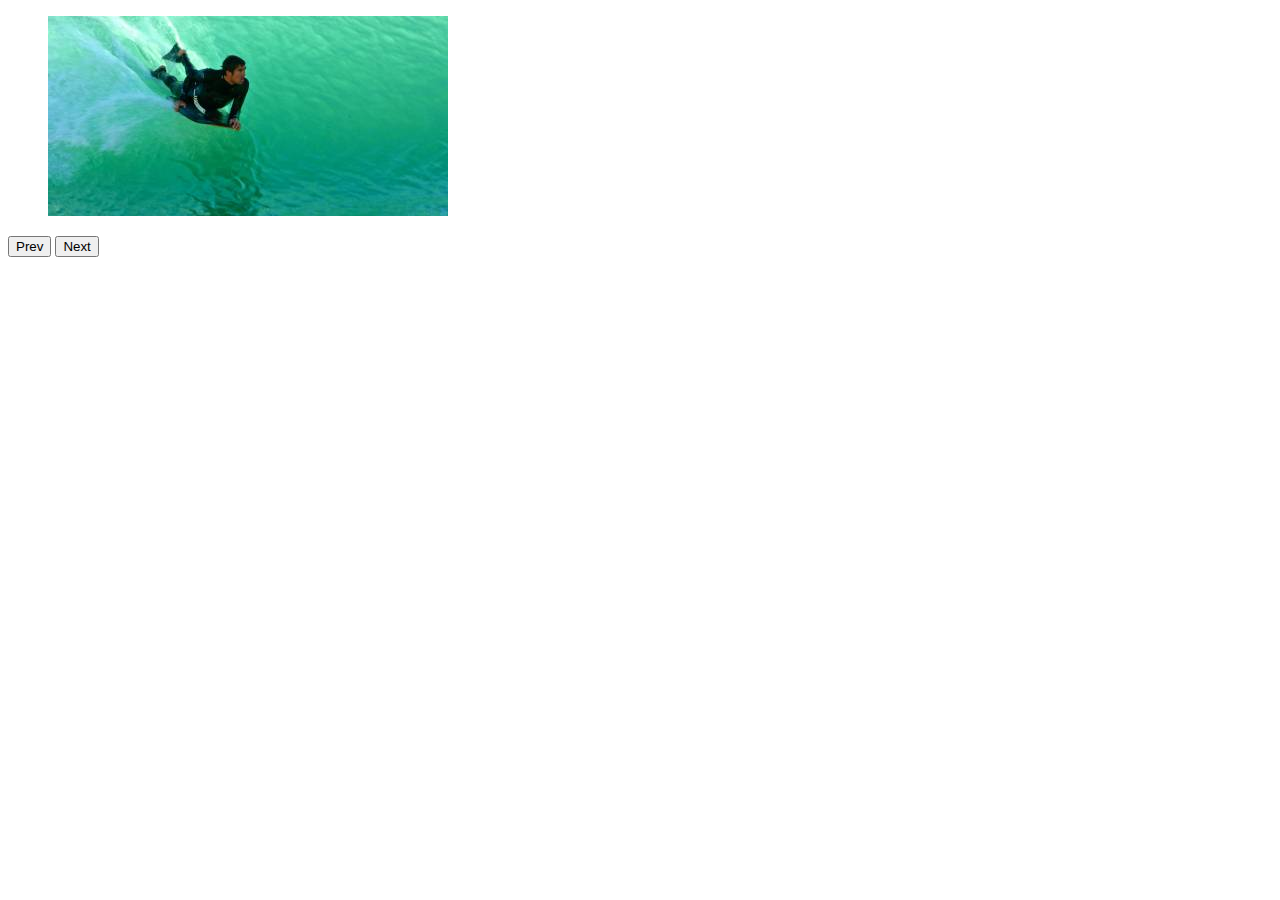
<file: 1_Basic_Carousel/index.html>
<!DOCTYPE html>
<html lang="en">

<head>
    <meta charset="UTF-8">
    <title>Pure JS Slider</title>
    <link rel="stylesheet" href="css/style.css">

</head>

<body>

    <section class="slider">
        <ul>
            <li><img src="images/1.jpeg"></li>
            <li><img src="images/2.jpeg"></li>
            <li><img src="images/3.jpeg"></li>
            <li><img src="images/4.jpeg"></li>
            <li><img src="images/5.jpeg"></li>
            <li><img src="images/6.jpeg"></li>
        </ul>

        <button id="prevPicture">Prev</button>
        <button id="nextPicture">Next</button>
    </section>

<script src="js/app.js"></script>
</body>

</html>
</file>
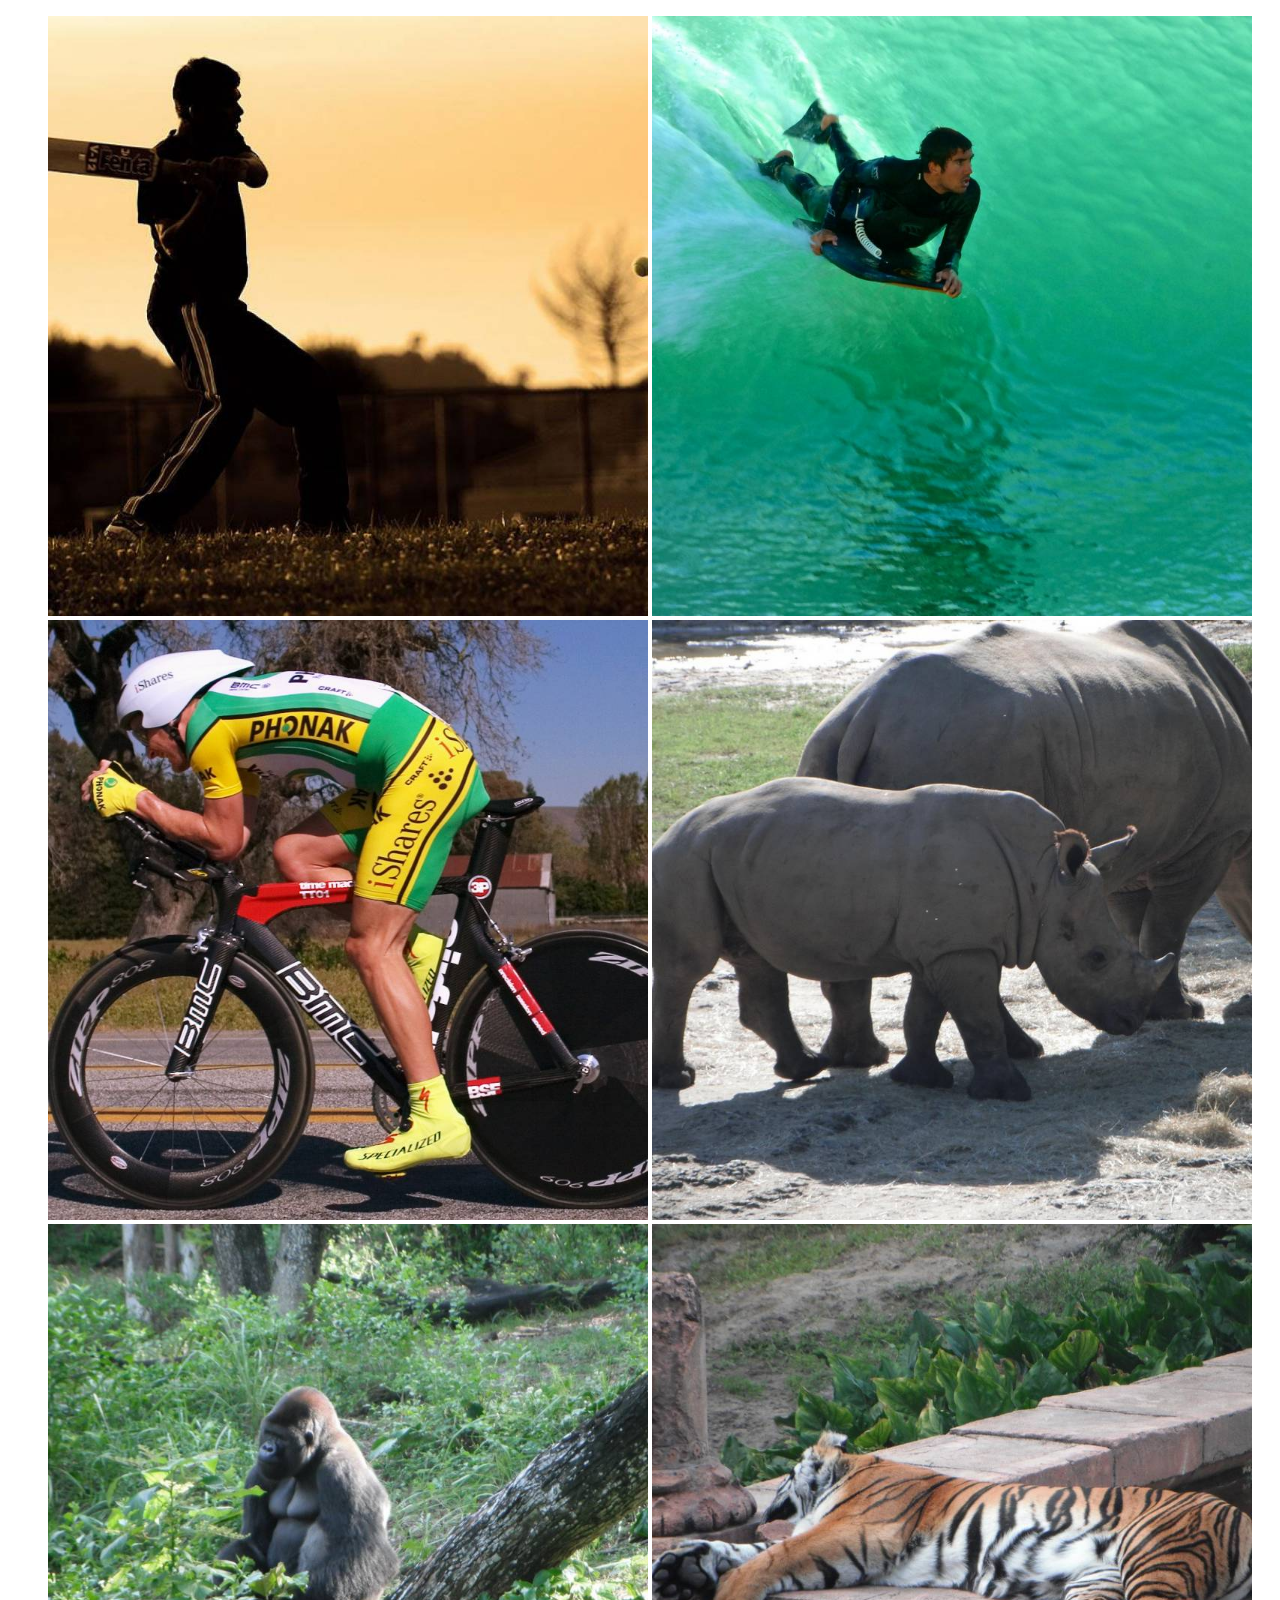
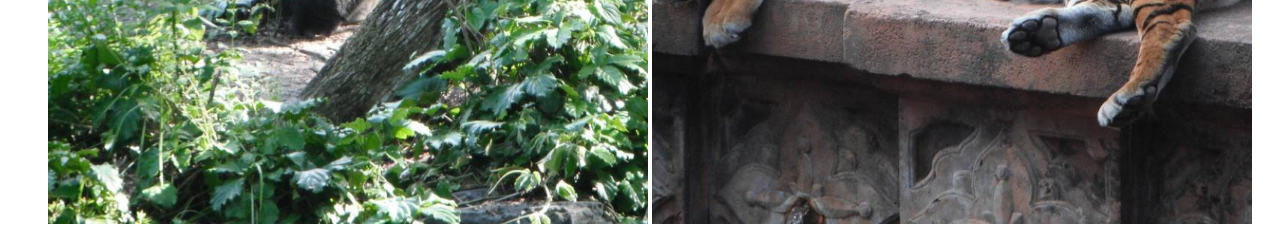
<file: 2_Gallery/index.html>
<!DOCTYPE html>
<html lang="en">
<head>
    <meta charset="UTF-8">
    <title>Gallery</title>
    <link rel="stylesheet" href="css/style.css">
</head>
<body>

<div class="gallery">
    <ul>
        <li><img src="images/1.jpeg"></li>
        <li><img src="images/2.jpeg"></li>
        <li><img src="images/3.jpeg"></li>
        <li><img src="images/4.jpeg"></li>
        <li><img src="images/5.jpeg"></li>
        <li><img src="images/6.jpeg"></li>
    </ul>
</div>
<script src="js/app.js"></script>
</body>
</html>
</file>
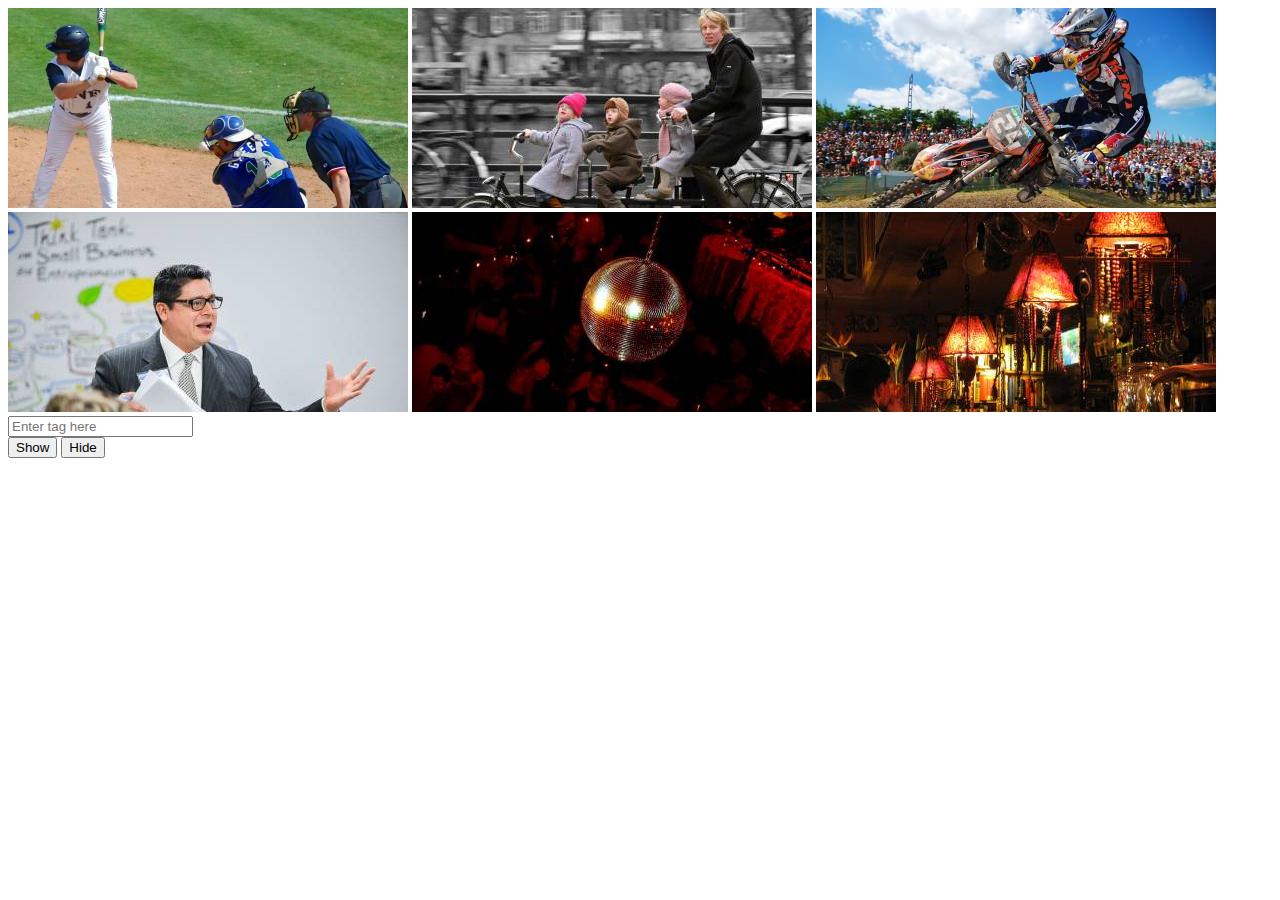
<file: 3_GalleryWithFilter/index.html>
<!DOCTYPE html>
<html lang="en">
<head>
    <meta charset="UTF-8">
    <title>Gallery with filter</title>
    <link rel="stylesheet" href="css/style.css">
    <script src="js/app.js" type="text/javascript"></script>
</head>
<body>

<div id="gallery">
    <img data-tag="baseball,sport,people" src="images/1.jpeg">
    <img data-tag="bike,people" src="images/2.jpeg">
    <img data-tag="motorbike,sport,people" src="images/3.jpeg">
    <img data-tag="people" src="images/4.jpeg">
    <img data-tag="people,nightlife" src="images/5.jpeg">
    <img data-tag="nightlife" src="images/6.jpeg">
</div>

<input id="tagInput" type="text" placeholder="Enter tag here">
<br>
<button id="showButton">Show</button>
<button id="hideButton">Hide</button>
</body>
</html>
</file>
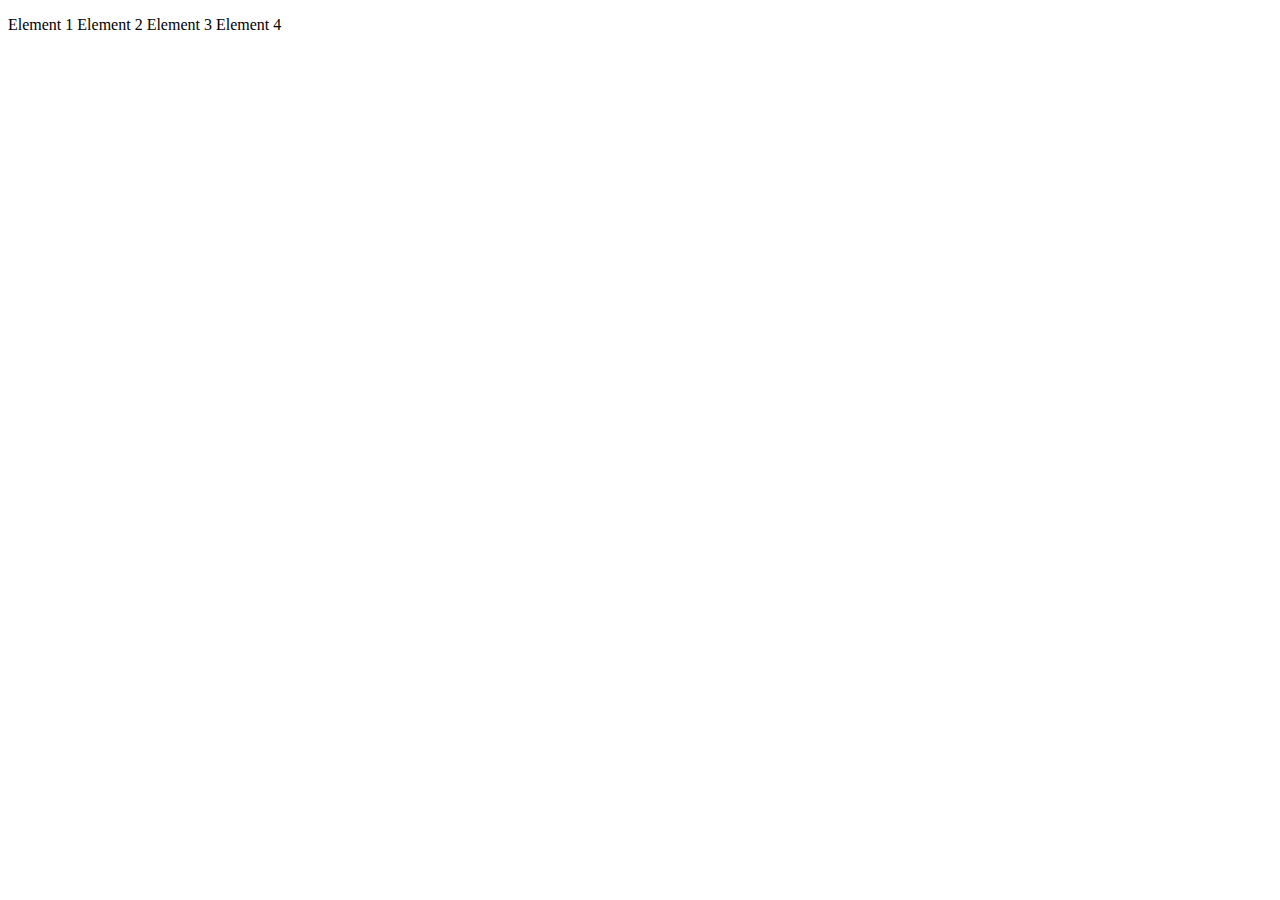
<file: 4_Menu/index.html>
<!DOCTYPE html>
<html lang="pl-PL">

<head>
    <meta charset="UTF-8">
    <title>Menu test</title>
    <link rel="stylesheet" href="css/style.css">
</head>

<body>

    <nav class="nav">
        <ul>
            <li>Element 1</li>
            <li>Element 2
                <ul>
                    <li>Element 2.1</li>
                    <li>Element 2.2</li>
                    <li>Element 2.3</li>
                    <li>Element 2.4</li>
                </ul>
            </li>
            <li>Element 3</li>
            <li>Element 4
                <ul>
                    <li>Element 4.1</li>
                    <li>Element 4.2</li>
                    <li>Element 4.3</li>
                    <li>Element 4.4</li>
                </ul>
            </li>
        </ul>
    </nav>

<script src="js/app.js"></script>
</body>

</html>
</file>
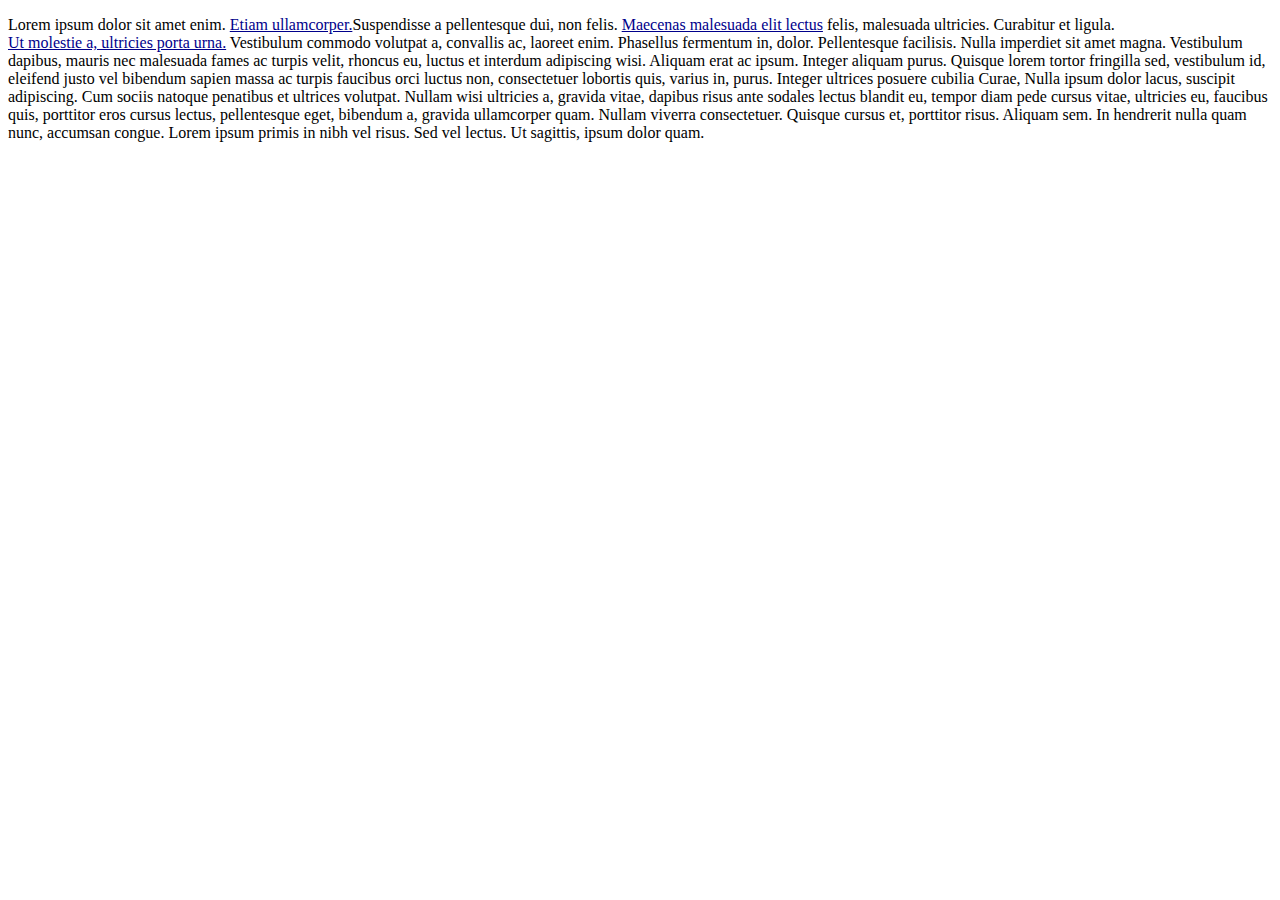
<file: 5_Tooltips/index.html>
<!DOCTYPE html>
<html lang="en">
<head>
    <meta charset="UTF-8">
    <title>Tooltips</title>
    <link rel="stylesheet" href="css/style.css" />
</head>
<body>

<p>
    Lorem ipsum dolor sit amet enim. <span class="tooltip" data-text="Hello from tooltip 1"> Etiam ullamcorper.</span>Suspendisse a pellentesque dui, non felis. <span class="tooltip" data-text="Tooltip 2">Maecenas malesuada elit lectus</span> felis, malesuada ultricies. Curabitur et ligula.<span class="tooltip" data-text="Tooltip 3">Ut molestie a, ultricies porta urna.</span> Vestibulum commodo volutpat a, convallis ac, laoreet enim. Phasellus fermentum in, dolor. Pellentesque facilisis. Nulla imperdiet sit amet magna. Vestibulum dapibus, mauris nec malesuada fames ac turpis velit, rhoncus eu, luctus et interdum adipiscing wisi. Aliquam erat ac ipsum. Integer aliquam purus. Quisque lorem tortor fringilla sed, vestibulum id, eleifend justo vel bibendum sapien massa ac turpis faucibus orci luctus non, consectetuer lobortis quis, varius in, purus. Integer ultrices posuere cubilia Curae, Nulla ipsum dolor lacus, suscipit adipiscing. Cum sociis natoque penatibus et ultrices volutpat. Nullam wisi ultricies a, gravida vitae, dapibus risus ante sodales lectus blandit eu, tempor diam pede cursus vitae, ultricies eu, faucibus quis, porttitor eros cursus lectus, pellentesque eget, bibendum a, gravida ullamcorper quam. Nullam viverra consectetuer. Quisque cursus et, porttitor risus. Aliquam sem. In hendrerit nulla quam nunc, accumsan congue. Lorem ipsum primis in nibh vel risus. Sed vel lectus. Ut sagittis, ipsum dolor quam.
</p>

<script src="js/app.js"></script>
</body>
</html>
</file>
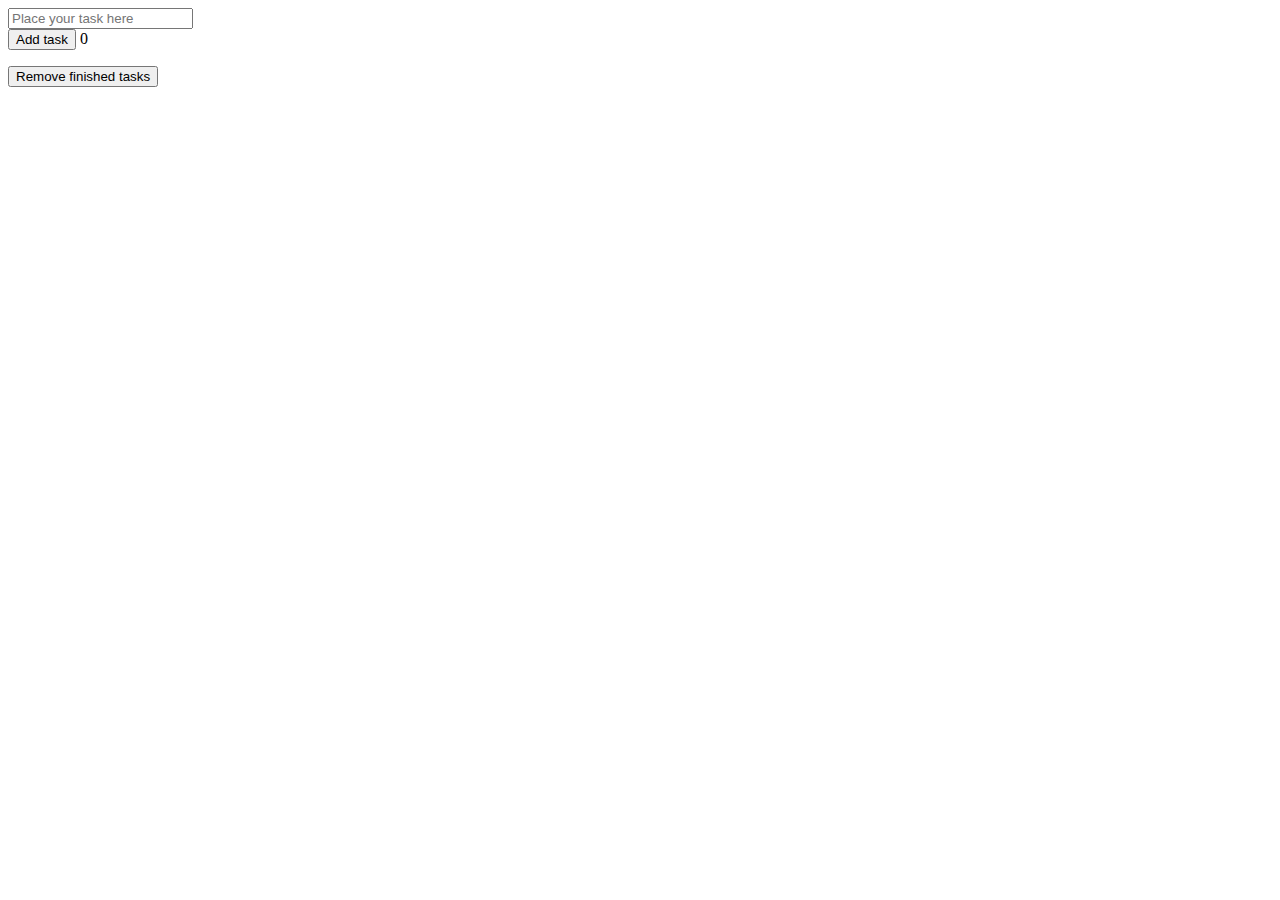
<file: 6_ToDoList/index.html>
<!DOCTYPE html>
<html lang="en">

<head>
    <meta charset="UTF-8">
    <title>To do list</title>
    <link rel="stylesheet" href="css/style.css">
</head>

<body>
    <input id="taskInput" placeholder="Place your task here"><br>
    <button id="addTaskButton">Add task</button>

    <ul id="taskList"></ul>

    <button id="removeFinishedTasksButton">Remove finished tasks</button>

    <script src='js/app.js'></script>
</body>

</html>
</file>
<file: 1_Basic_Carousel/css/style.css>
ul{
    list-style: none;
}

li{
    display: none;
}

.visible{
    display: inline-block;
}
</file>
<file: 2_Gallery/css/style.css>
.gallery ul {
    list-style: none;
}

.gallery li {
    display: inline-block;
}

.gallery li img {
    width: 600px;
    height: 600px;
}

.fullScreen {
    position: fixed;
    width: 100%;
    height: 100%;
    left: 0;
    top: 0;
    z-index: 1;
    background:rgba(255,255,255,0.7);
}
.fullScreen .close {
    display: block;
    margin: auto;
}

.fullScreen img {
    display: block;
    margin: 50px auto;
    width: 400px;
    height: 400px;
}
</file>
<file: 3_GalleryWithFilter/css/style.css>
.invisible {
    display: none;
}
</file>
<file: 4_Menu/css/style.css>
ul {
    padding: 0;
}

.nav ul {
    list-style: none;
    width: 100%;
}

.nav>ul>li {
    display: inline-block;
    position: relative;
}

.nav>ul>li>ul {
    display: none;
    position: absolute;
    width: 300px;
}
</file>
<file: 5_Tooltips/css/style.css>
.tooltip {
    text-decoration: underline;
    color: darkblue;
    position: relative;
    display: inline-block;
}

.tooltipText {
    position: absolute;
    top: 100%;
    display: block;
    background-color: white;
    color: black;
    border: solid black 1px;
    z-index: 1;
    padding: 10px;
}
</file>
<file: 6_ToDoList/css/style.css>
.completed {
    color: red;
}
</file>
